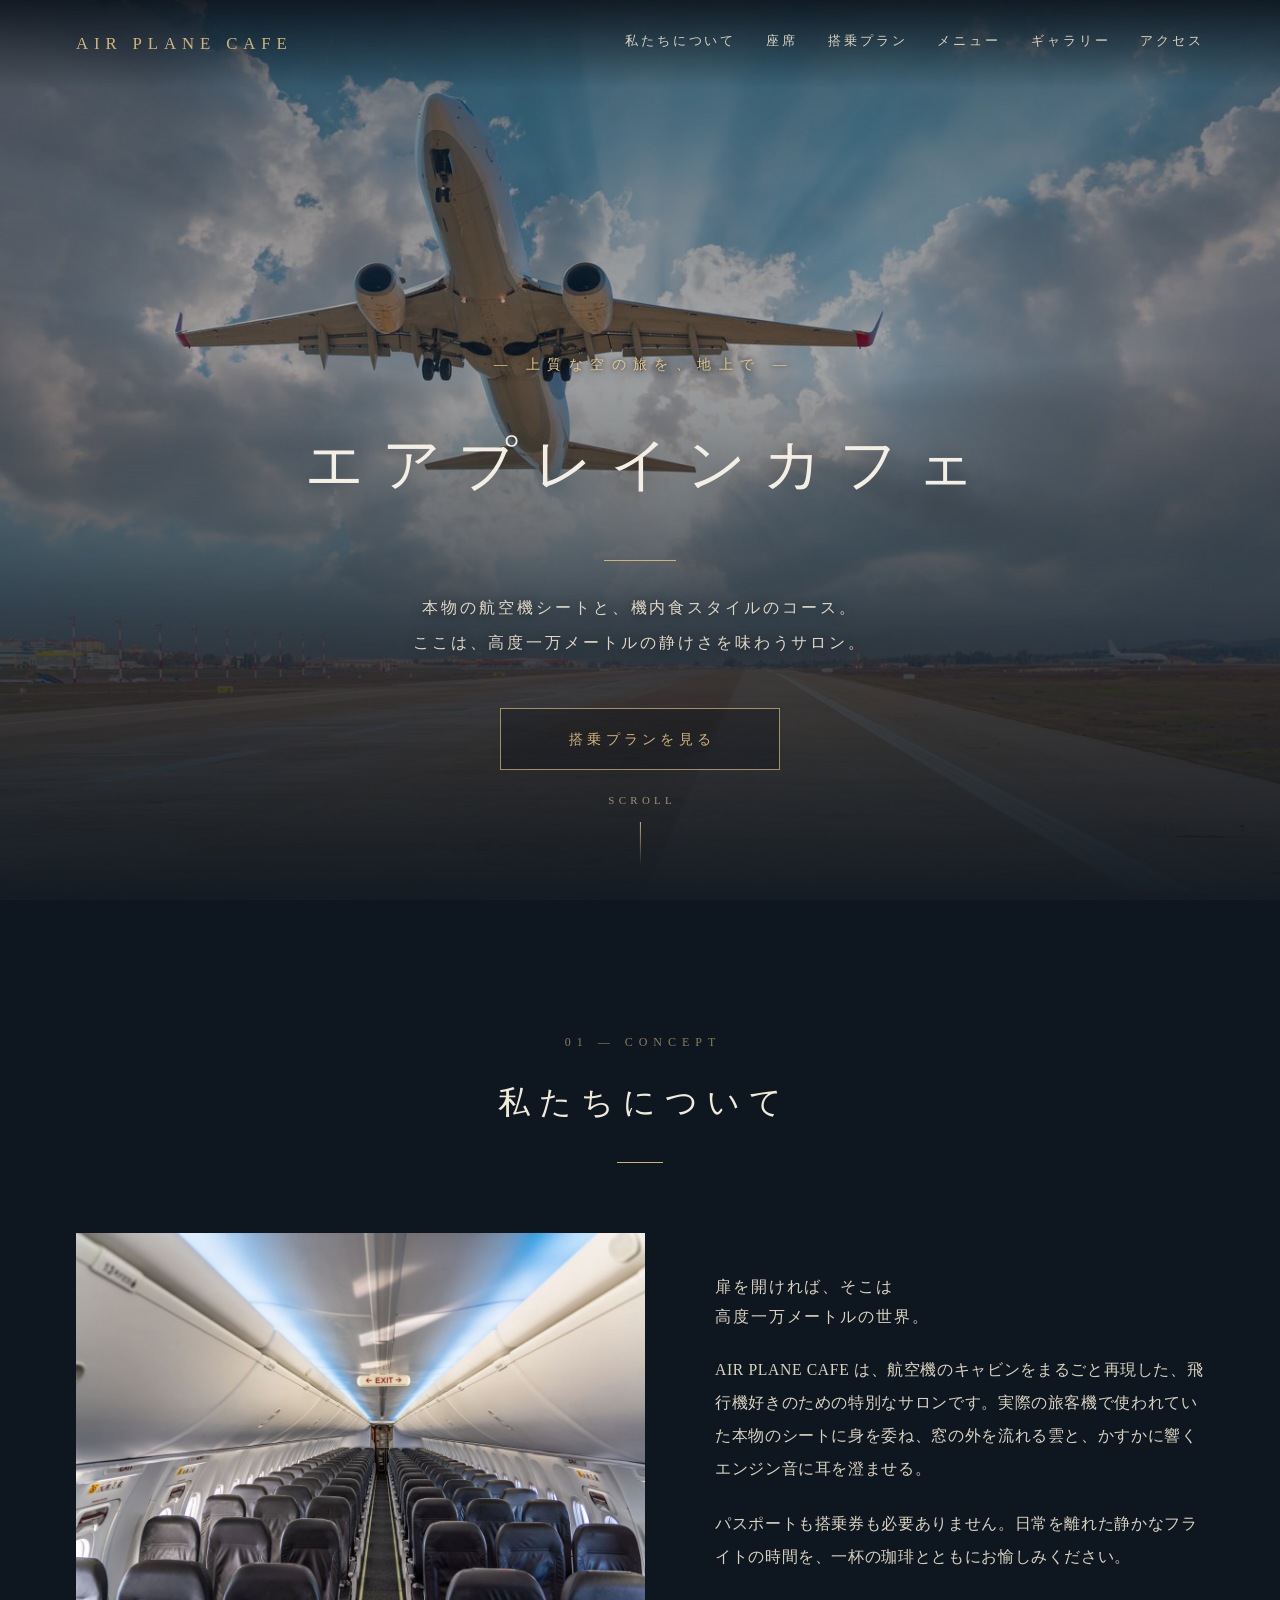
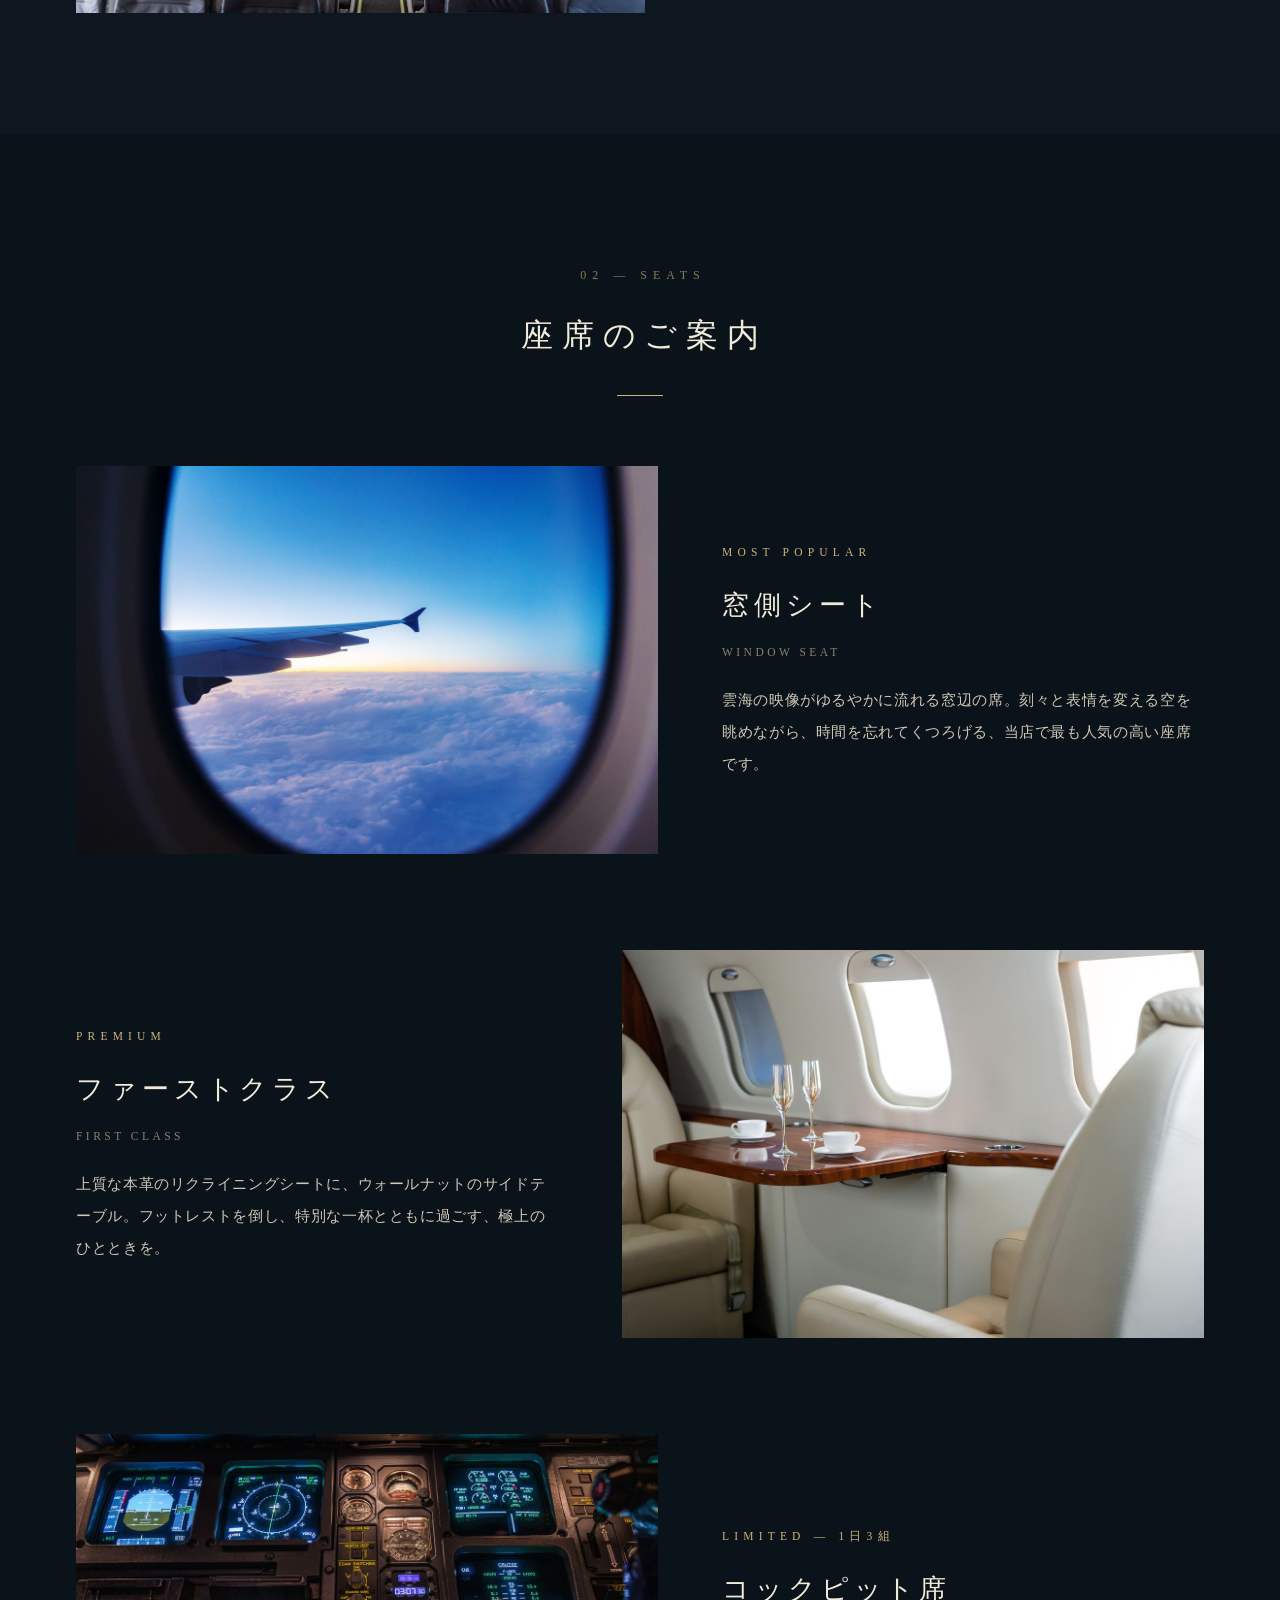
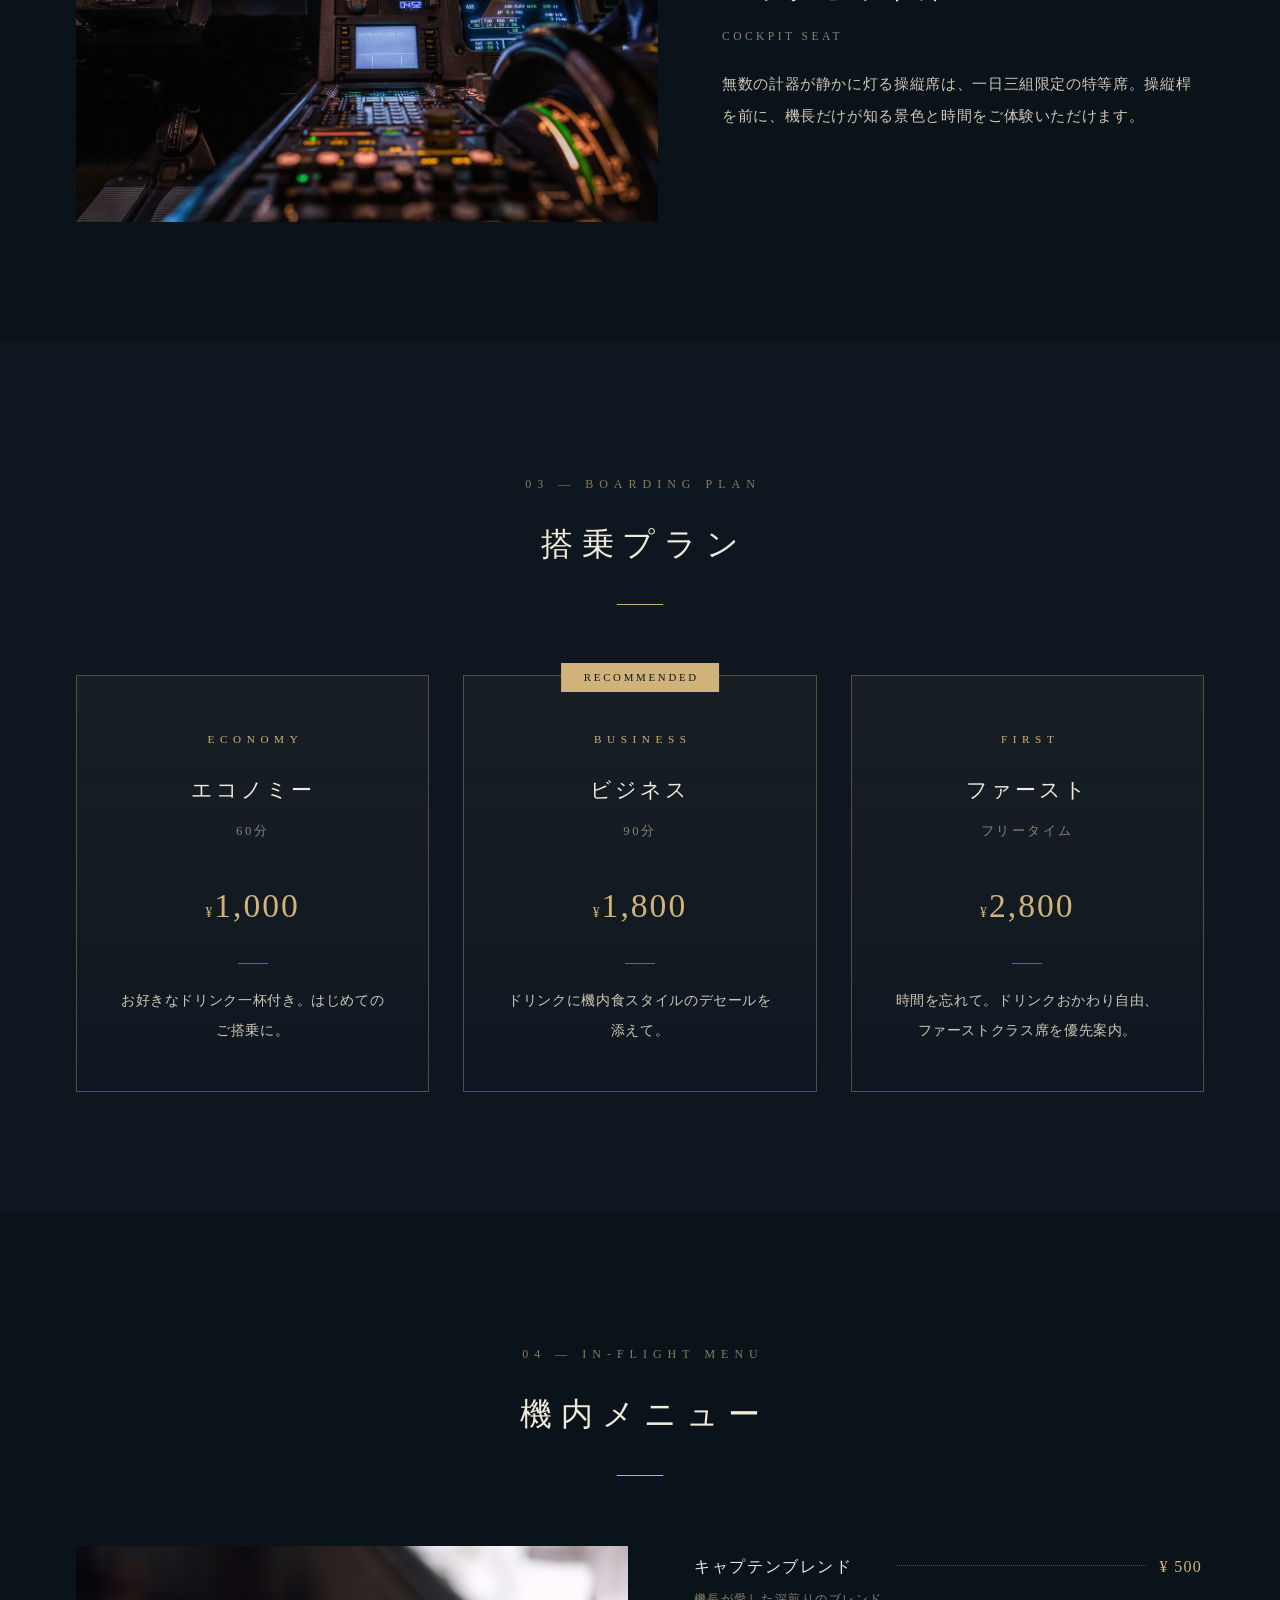
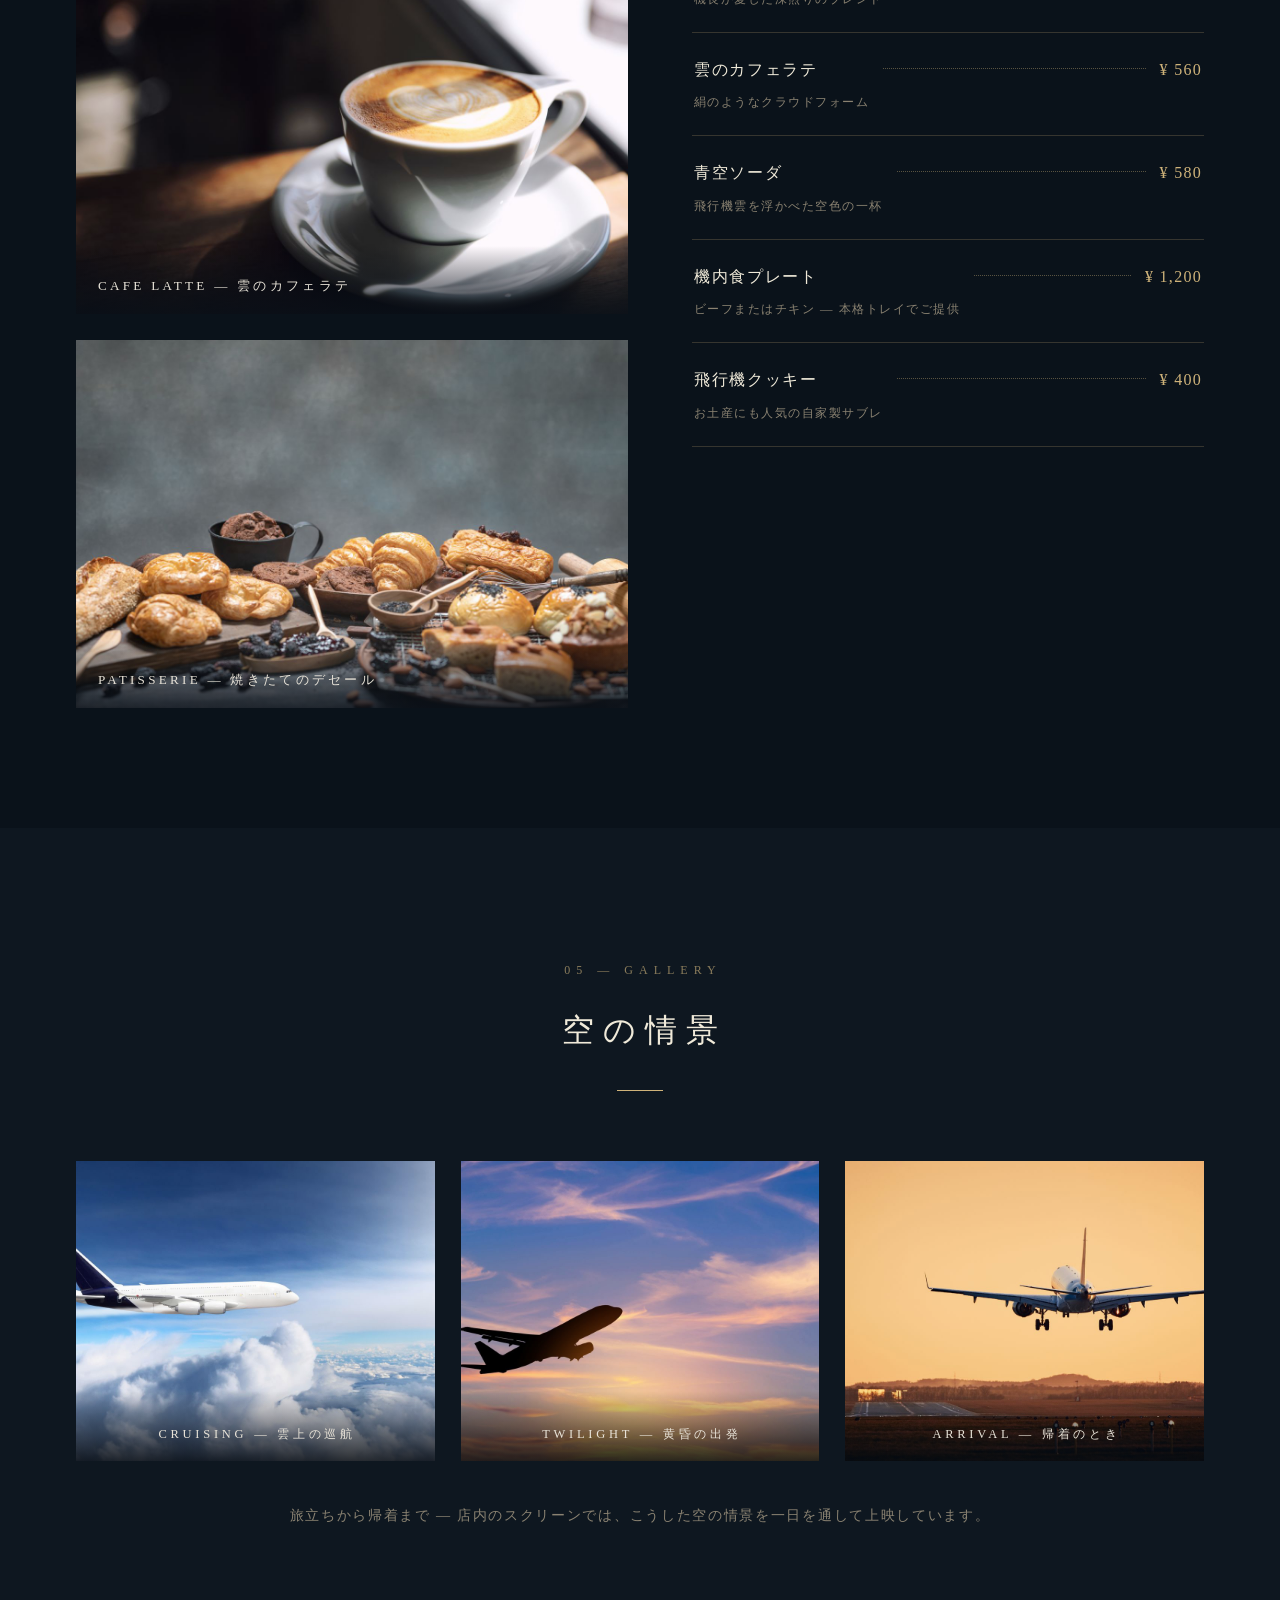
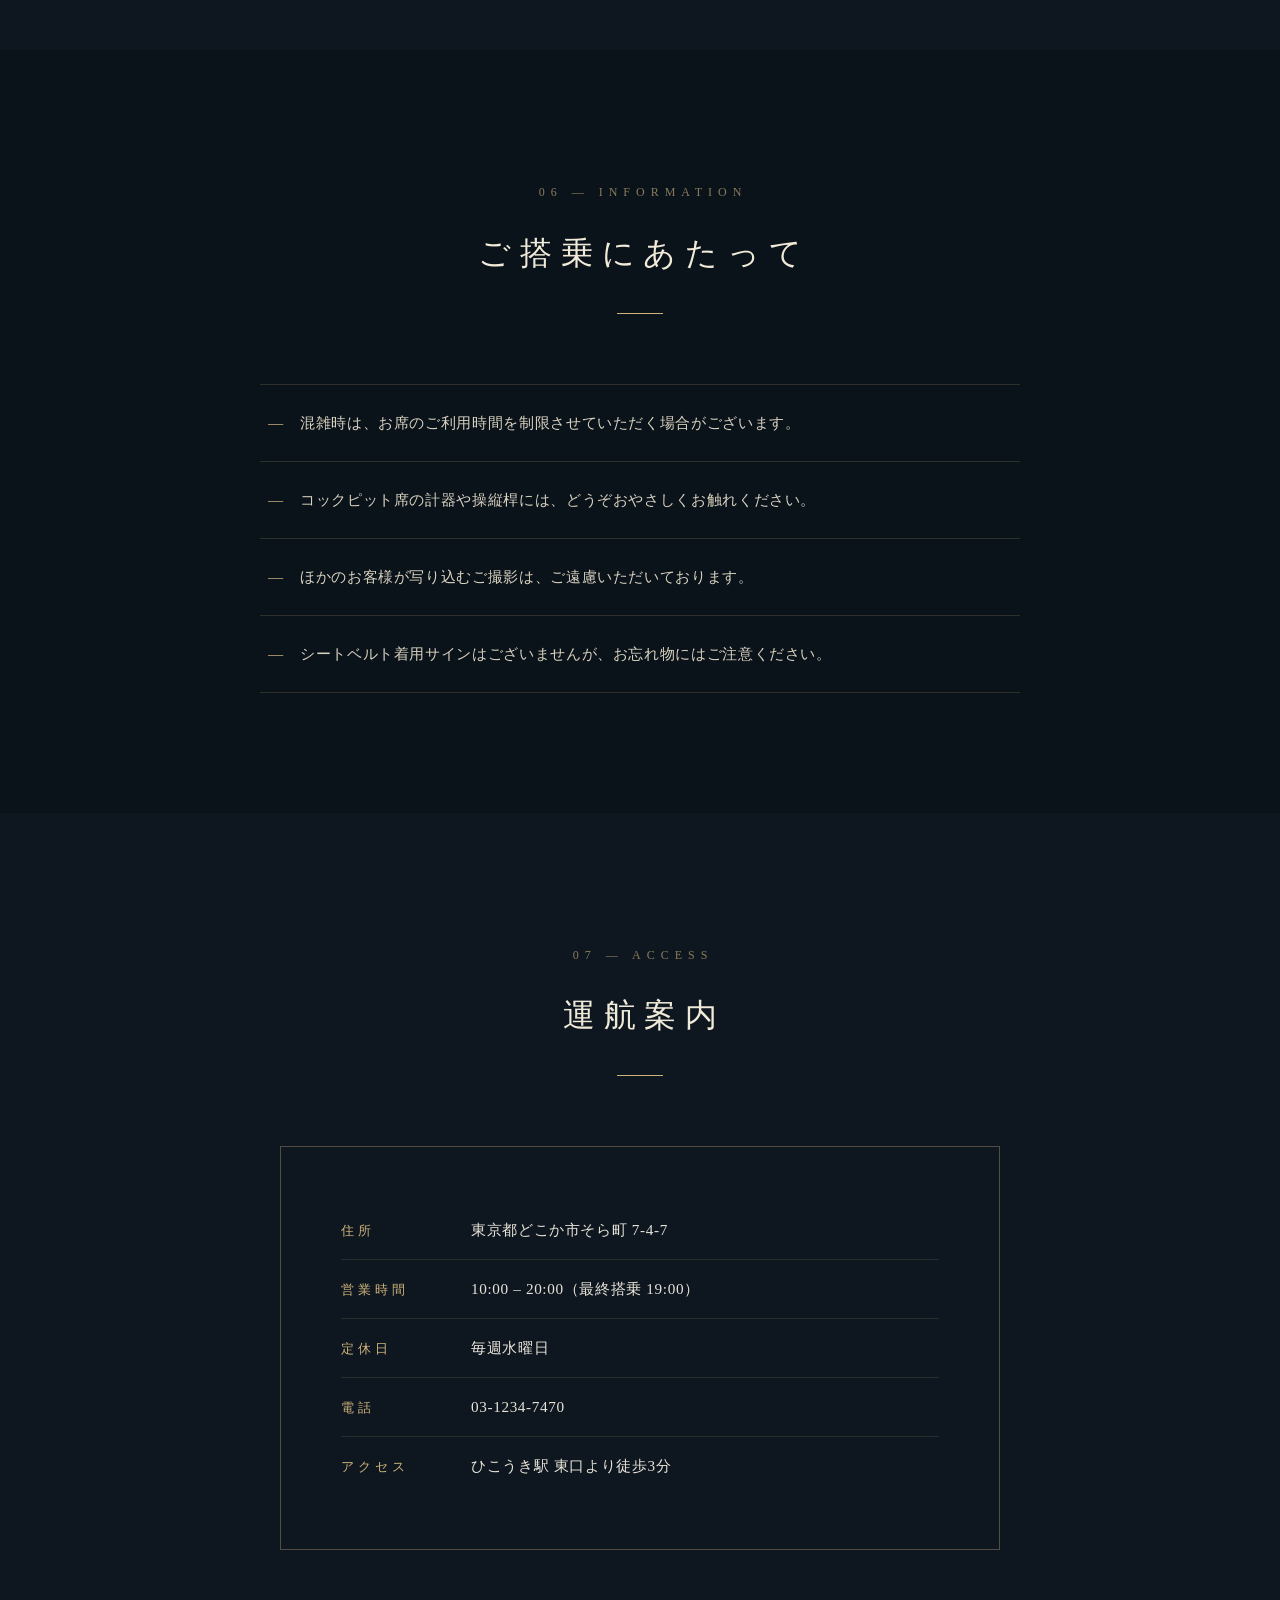
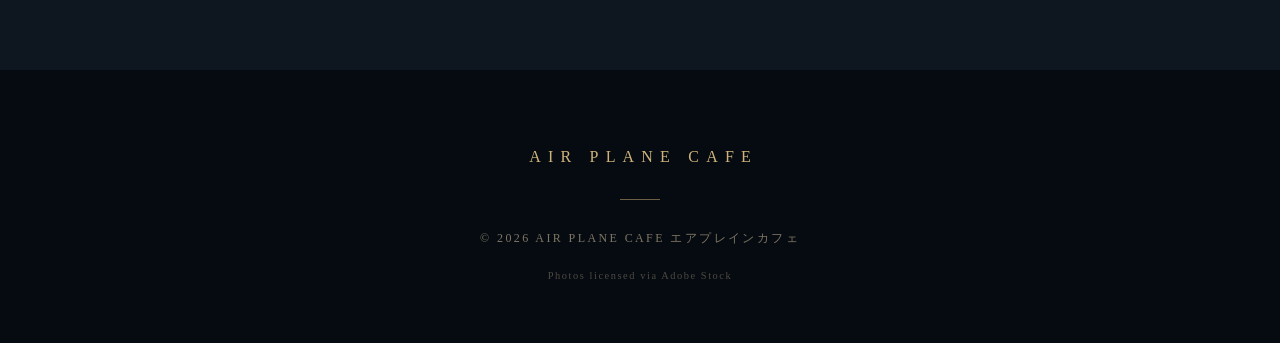
<file: index.html>
<!DOCTYPE html>
<html lang="ja">
<head>
  <meta charset="UTF-8">
  <meta name="viewport" content="width=device-width, initial-scale=1.0">
  <title>AIR PLANE CAFE エアプレインカフェ — 上質な空の旅を、地上で</title>
  <meta name="description" content="空と飛行機をテーマにしたカフェ「AIR PLANE CAFE」の公式サイト。本物の航空機シートと機内食スタイルのコースで、上質な空の旅のひとときをお届けします。">
  <style>
    * { margin: 0; padding: 0; box-sizing: border-box; }
    html { scroll-behavior: smooth; font-size: 16px; }
    body {
      font-family: "Hiragino Mincho ProN", "Yu Mincho", "YuMincho", "Noto Serif JP", serif;
      color: #e8e3d8;
      background: #0e1720;
      line-height: 2.1;
      letter-spacing: 0.04em;
    }
    img { max-width: 100%; display: block; }
    .wrap { max-width: 1200px; margin: 0 auto; padding: 0 36px; }

    /* ─── ナビゲーション ─── */
    nav {
      position: fixed; top: 0; left: 0; right: 0; z-index: 20;
      background: linear-gradient(180deg, rgba(10, 16, 24, 0.85), rgba(10, 16, 24, 0));
      transition: background 0.3s;
    }
    nav .inner {
      max-width: 1200px; margin: 0 auto; padding: 26px 36px;
      display: flex; align-items: center; gap: 30px; flex-wrap: wrap;
    }
    nav .brand {
      color: #cfb37a; font-size: 1.05rem; letter-spacing: 0.35em;
      margin-right: auto; white-space: nowrap;
    }
    nav a {
      color: #d9d2c0; text-decoration: none; font-size: 0.82rem;
      letter-spacing: 0.22em; padding-bottom: 4px;
      border-bottom: 1px solid transparent; transition: color 0.25s, border-color 0.25s;
    }
    nav a:hover { color: #cfb37a; border-bottom-color: #cfb37a; }

    /* ─── ヒーロー ─── */
    .hero { position: relative; height: 100vh; min-height: 620px; max-height: 1000px; overflow: hidden; }
    .hero .bg {
      position: absolute; inset: 0; width: 100%; height: 100%;
      object-fit: cover; filter: brightness(0.72) saturate(0.9);
    }
    .hero .veil {
      position: absolute; inset: 0;
      background: linear-gradient(180deg, rgba(14, 23, 32, 0.35) 0%, rgba(14, 23, 32, 0.1) 40%, rgba(14, 23, 32, 0.65) 72%, rgba(14, 23, 32, 0.96) 100%);
    }
    .hero .content {
      position: absolute; inset: 0;
      display: flex; flex-direction: column; justify-content: flex-end; align-items: center;
      text-align: center; padding: 0 24px 130px;
    }
    .hero .kicker {
      color: #e2c98f; font-size: 0.85rem; letter-spacing: 0.55em;
      text-indent: 0.55em; margin-bottom: 26px;
      text-shadow: 0 2px 14px rgba(0, 0, 0, 0.9), 0 0 4px rgba(0, 0, 0, 0.6);
    }
    .hero h1 {
      font-size: 3.6rem; font-weight: 500; letter-spacing: 0.3em; text-indent: 0.3em;
      color: #f4efe4; text-shadow: 0 4px 30px rgba(0, 0, 0, 0.55);
    }
    .hero .divider {
      width: 72px; height: 1px; background: #cfb37a; margin: 34px auto 30px;
    }
    .hero p {
      font-size: 1.02rem; letter-spacing: 0.18em; color: #ded7c6;
      text-shadow: 0 2px 12px rgba(0, 0, 0, 0.6);
    }
    .hero .cta {
      display: inline-block; margin-top: 48px; padding: 15px 64px;
      color: #cfb37a; text-decoration: none; font-size: 0.9rem; letter-spacing: 0.3em; text-indent: 0.3em;
      border: 1px solid rgba(207, 179, 122, 0.75); background: rgba(10, 16, 24, 0.35);
      transition: background 0.3s, color 0.3s;
    }
    .hero .cta:hover { background: #cfb37a; color: #10151c; }
    .hero .scroll {
      position: absolute; bottom: 34px; left: 50%; transform: translateX(-50%);
      color: #9b937f; font-size: 0.68rem; letter-spacing: 0.4em; text-indent: 0.4em;
    }
    .hero .scroll::after {
      content: ""; display: block; width: 1px; height: 44px;
      background: linear-gradient(180deg, #cfb37a, transparent);
      margin: 10px auto 0;
    }

    /* ─── セクション共通 ─── */
    section { padding: 130px 0 120px; }
    .sec-head { text-align: center; margin-bottom: 70px; }
    .sec-head .num {
      color: #8a7c5b; font-size: 0.75rem; letter-spacing: 0.5em; text-indent: 0.5em;
      display: block; margin-bottom: 14px;
    }
    .sec-head h2 {
      font-size: 2rem; font-weight: 500; color: #f0ead9;
      letter-spacing: 0.28em; text-indent: 0.28em;
    }
    .sec-head .rule {
      width: 46px; height: 1px; background: #cfb37a; margin: 26px auto 0;
    }

    /* ─── About ─── */
    #about { background: #0e1720; }
    .about-grid { display: flex; align-items: center; gap: 70px; flex-wrap: wrap; }
    .about-grid .pic { flex: 1 1 460px; position: relative; }
    .about-grid .pic img { filter: saturate(0.92); }
    .about-grid .pic::after {
      content: ""; position: absolute; top: 18px; left: 18px; right: -18px; bottom: -18px;
      border: 1px solid rgba(207, 179, 122, 0.4); z-index: -1;
    }
    .about-grid .txt { flex: 1 1 380px; }
    .about-grid .txt p { margin-bottom: 1.4em; color: #d9d2c0; font-size: 0.98rem; }
    .about-grid .txt p:last-child { margin-bottom: 0; }
    .about-grid .lead {
      font-size: 1.45rem; color: #f0ead9; letter-spacing: 0.12em;
      line-height: 1.9; margin-bottom: 1.2em;
    }

    /* ─── 座席 ─── */
    #seats { background: #0a121a; }
    .seat-row {
      display: flex; align-items: center; gap: 64px;
      margin-bottom: 96px; flex-wrap: wrap;
    }
    .seat-row:last-child { margin-bottom: 0; }
    .seat-row.rev { flex-direction: row-reverse; }
    .seat-row .pic { flex: 1 1 460px; overflow: hidden; }
    .seat-row .pic img {
      filter: saturate(0.92);
      transition: transform 0.8s ease;
    }
    .seat-row .pic:hover img { transform: scale(1.045); }
    .seat-row .txt { flex: 1 1 360px; }
    .seat-row .label {
      color: #cfb37a; font-size: 0.72rem; letter-spacing: 0.45em;
      display: block; margin-bottom: 12px;
    }
    .seat-row h3 {
      font-size: 1.7rem; font-weight: 500; color: #f0ead9;
      letter-spacing: 0.18em; margin-bottom: 20px;
    }
    .seat-row h3 small { display: block; font-size: 0.72rem; color: #8a8271; letter-spacing: 0.3em; margin-top: 6px; }
    .seat-row p { color: #cfc8b6; font-size: 0.95rem; }

    /* ─── 搭乗プラン ─── */
    #plans { background: #0e1720; }
    .plans { display: grid; grid-template-columns: repeat(auto-fit, minmax(290px, 1fr)); gap: 34px; }
    .plan {
      border: 1px solid rgba(207, 179, 122, 0.35);
      padding: 52px 40px 46px; text-align: center;
      background: linear-gradient(180deg, rgba(207, 179, 122, 0.05), rgba(207, 179, 122, 0));
      transition: border-color 0.3s, transform 0.3s;
      position: relative;
    }
    .plan:hover { border-color: #cfb37a; transform: translateY(-6px); }
    .plan .cls { color: #cfb37a; font-size: 0.7rem; letter-spacing: 0.5em; text-indent: 0.5em; }
    .plan h3 {
      font-size: 1.3rem; font-weight: 500; color: #f0ead9;
      letter-spacing: 0.14em; margin: 16px 0 6px;
    }
    .plan .time { color: #8a8271; font-size: 0.8rem; letter-spacing: 0.2em; }
    .plan .price {
      font-size: 2.1rem; color: #cfb37a; margin: 26px 0 22px; letter-spacing: 0.06em;
    }
    .plan .price small { font-size: 0.85rem; letter-spacing: 0.15em; }
    .plan .rule { width: 30px; height: 1px; background: rgba(207, 179, 122, 0.5); margin: 0 auto 22px; }
    .plan p { color: #cfc8b6; font-size: 0.88rem; }
    .plan .best {
      position: absolute; top: -13px; left: 50%; transform: translateX(-50%);
      background: #cfb37a; color: #10151c; font-size: 0.68rem;
      letter-spacing: 0.25em; text-indent: 0.25em; padding: 3px 20px; white-space: nowrap;
    }

    /* ─── メニュー ─── */
    #menu { background: #0a121a; }
    .menu-grid { display: flex; gap: 64px; flex-wrap: wrap; align-items: flex-start; }
    .menu-grid .pics { flex: 1 1 420px; display: grid; gap: 26px; }
    .menu-grid .pics figure { position: relative; overflow: hidden; }
    .menu-grid .pics img { filter: saturate(0.92); transition: transform 0.8s ease; }
    .menu-grid .pics figure:hover img { transform: scale(1.045); }
    .menu-grid .pics figcaption {
      position: absolute; left: 0; bottom: 0; right: 0;
      padding: 26px 22px 14px;
      background: linear-gradient(180deg, transparent, rgba(10, 16, 24, 0.85));
      color: #e8e3d8; font-size: 0.82rem; letter-spacing: 0.25em;
    }
    .menu-grid .list { flex: 1 1 380px; }
    .menu-item {
      display: flex; justify-content: space-between; align-items: baseline;
      padding: 20px 2px; border-bottom: 1px solid rgba(207, 179, 122, 0.22);
    }
    .menu-item:first-child { padding-top: 4px; }
    .menu-item .name { color: #f0ead9; font-size: 1.02rem; letter-spacing: 0.1em; }
    .menu-item .desc { display: block; color: #8a8271; font-size: 0.78rem; letter-spacing: 0.12em; margin-top: 2px; }
    .menu-item .dots {
      flex: 1; margin: 0 14px;
      border-bottom: 1px dotted rgba(207, 179, 122, 0.4);
      transform: translateY(-6px);
    }
    .menu-item .price { color: #cfb37a; white-space: nowrap; letter-spacing: 0.08em; }

    /* ─── ギャラリー ─── */
    #gallery { background: #0e1720; }
    .gallery { display: grid; grid-template-columns: repeat(auto-fit, minmax(300px, 1fr)); gap: 26px; }
    .gallery figure { position: relative; overflow: hidden; }
    .gallery img {
      width: 100%; height: 300px; object-fit: cover;
      filter: saturate(0.92); transition: transform 0.8s ease;
    }
    .gallery figure:hover img { transform: scale(1.05); }
    .gallery figcaption {
      position: absolute; left: 0; right: 0; bottom: 0;
      padding: 30px 20px 14px; text-align: center;
      background: linear-gradient(180deg, transparent, rgba(6, 11, 17, 0.85));
      color: #e8e3d8; font-size: 0.78rem; letter-spacing: 0.3em; text-indent: 0.3em;
    }
    .gallery-note {
      text-align: center; color: #8a8271; font-size: 0.88rem;
      letter-spacing: 0.12em; margin-top: 40px;
    }

    /* ─── ご案内 ─── */
    #guide { background: #0a121a; }
    .rules { max-width: 760px; margin: 0 auto; list-style: none; }
    .rules li {
      padding: 22px 10px 22px 40px; position: relative;
      border-bottom: 1px solid rgba(207, 179, 122, 0.18);
      color: #d9d2c0; font-size: 0.95rem;
    }
    .rules li:first-child { border-top: 1px solid rgba(207, 179, 122, 0.18); }
    .rules li::before {
      content: "—"; position: absolute; left: 8px; color: #cfb37a;
    }

    /* ─── アクセス ─── */
    #access { background: #0e1720; }
    .info {
      max-width: 720px; margin: 0 auto; list-style: none;
      border: 1px solid rgba(207, 179, 122, 0.35); padding: 54px 60px;
    }
    .info li {
      display: flex; padding: 13px 0;
      border-bottom: 1px solid rgba(207, 179, 122, 0.14);
      font-size: 0.95rem;
    }
    .info li:last-child { border-bottom: none; }
    .info .label {
      width: 130px; flex-shrink: 0; color: #cfb37a;
      letter-spacing: 0.3em; font-size: 0.82rem; padding-top: 3px;
    }
    .info .val { color: #e8e3d8; }

    /* ─── フッター ─── */
    footer {
      background: #060b11; text-align: center; padding: 70px 20px 56px;
    }
    footer .f-brand {
      color: #cfb37a; letter-spacing: 0.45em; text-indent: 0.45em; font-size: 1rem;
    }
    footer .f-rule { width: 40px; height: 1px; background: rgba(207, 179, 122, 0.5); margin: 26px auto; }
    footer .copy { color: #7d7663; font-size: 0.75rem; letter-spacing: 0.2em; }
    footer .credit { color: #4d4a41; font-size: 0.65rem; letter-spacing: 0.15em; margin-top: 14px; }

    @media (max-width: 640px) {
      html { font-size: 14.5px; }
      nav .inner { padding: 18px 22px; gap: 16px; }
      .hero h1 { font-size: 2.2rem; letter-spacing: 0.18em; text-indent: 0.18em; }
      section { padding: 84px 0 78px; }
      .seat-row { gap: 30px; margin-bottom: 64px; }
      .info { padding: 34px 26px; }
      .info .label { width: 96px; }
    }
  </style>
</head>
<body>

  <nav>
    <div class="inner">
      <span class="brand">AIR PLANE CAFE</span>
      <a href="#about">私たちについて</a>
      <a href="#seats">座席</a>
      <a href="#plans">搭乗プラン</a>
      <a href="#menu">メニュー</a>
      <a href="#gallery">ギャラリー</a>
      <a href="#access">アクセス</a>
    </div>
  </nav>

  <header class="hero">
    <img class="bg" src="images/hero-takeoff.jpg" alt="空へ離陸する飛行機">
    <div class="veil"></div>
    <div class="content">
      <div class="kicker">— 上質な空の旅を、地上で —</div>
      <h1>エアプレインカフェ</h1>
      <div class="divider"></div>
      <p>本物の航空機シートと、機内食スタイルのコース。<br>ここは、高度一万メートルの静けさを味わうサロン。</p>
      <a class="cta" href="#plans">搭乗プランを見る</a>
    </div>
    <div class="scroll">SCROLL</div>
  </header>

  <section id="about">
    <div class="wrap">
      <div class="sec-head">
        <span class="num">01 — CONCEPT</span>
        <h2>私たちについて</h2>
        <div class="rule"></div>
      </div>
      <div class="about-grid">
        <div class="pic"><img src="images/cabin.jpg" alt="航空機のキャビンを再現した店内"></div>
        <div class="txt">
          <p class="lead">扉を開ければ、そこは<br>高度一万メートルの世界。</p>
          <p>AIR PLANE CAFE は、航空機のキャビンをまるごと再現した、飛行機好きのための特別なサロンです。実際の旅客機で使われていた本物のシートに身を委ね、窓の外を流れる雲と、かすかに響くエンジン音に耳を澄ませる。</p>
          <p>パスポートも搭乗券も必要ありません。日常を離れた静かなフライトの時間を、一杯の珈琲とともにお愉しみください。</p>
        </div>
      </div>
    </div>
  </section>

  <section id="seats">
    <div class="wrap">
      <div class="sec-head">
        <span class="num">02 — SEATS</span>
        <h2>座席のご案内</h2>
        <div class="rule"></div>
      </div>

      <div class="seat-row">
        <div class="pic"><img src="images/window-view.jpg" alt="窓の外に広がる雲海と翼"></div>
        <div class="txt">
          <span class="label">MOST POPULAR</span>
          <h3>窓側シート<small>WINDOW SEAT</small></h3>
          <p>雲海の映像がゆるやかに流れる窓辺の席。刻々と表情を変える空を眺めながら、時間を忘れてくつろげる、当店で最も人気の高い座席です。</p>
        </div>
      </div>

      <div class="seat-row rev">
        <div class="pic"><img src="images/first-class.jpg" alt="ファーストクラスの本革シート"></div>
        <div class="txt">
          <span class="label">PREMIUM</span>
          <h3>ファーストクラス<small>FIRST CLASS</small></h3>
          <p>上質な本革のリクライニングシートに、ウォールナットのサイドテーブル。フットレストを倒し、特別な一杯とともに過ごす、極上のひとときを。</p>
        </div>
      </div>

      <div class="seat-row">
        <div class="pic"><img src="images/cockpit.jpg" alt="計器が灯るコックピット"></div>
        <div class="txt">
          <span class="label">LIMITED — 1日3組</span>
          <h3>コックピット席<small>COCKPIT SEAT</small></h3>
          <p>無数の計器が静かに灯る操縦席は、一日三組限定の特等席。操縦桿を前に、機長だけが知る景色と時間をご体験いただけます。</p>
        </div>
      </div>
    </div>
  </section>

  <section id="plans">
    <div class="wrap">
      <div class="sec-head">
        <span class="num">03 — BOARDING PLAN</span>
        <h2>搭乗プラン</h2>
        <div class="rule"></div>
      </div>
      <div class="plans">
        <div class="plan">
          <div class="cls">ECONOMY</div>
          <h3>エコノミー</h3>
          <div class="time">60分</div>
          <div class="price"><small>¥</small>1,000</div>
          <div class="rule"></div>
          <p>お好きなドリンク一杯付き。はじめてのご搭乗に。</p>
        </div>
        <div class="plan">
          <div class="best">RECOMMENDED</div>
          <div class="cls">BUSINESS</div>
          <h3>ビジネス</h3>
          <div class="time">90分</div>
          <div class="price"><small>¥</small>1,800</div>
          <div class="rule"></div>
          <p>ドリンクに機内食スタイルのデセールを添えて。</p>
        </div>
        <div class="plan">
          <div class="cls">FIRST</div>
          <h3>ファースト</h3>
          <div class="time">フリータイム</div>
          <div class="price"><small>¥</small>2,800</div>
          <div class="rule"></div>
          <p>時間を忘れて。ドリンクおかわり自由、ファーストクラス席を優先案内。</p>
        </div>
      </div>
    </div>
  </section>

  <section id="menu">
    <div class="wrap">
      <div class="sec-head">
        <span class="num">04 — IN-FLIGHT MENU</span>
        <h2>機内メニュー</h2>
        <div class="rule"></div>
      </div>
      <div class="menu-grid">
        <div class="pics">
          <figure>
            <img src="images/latte.jpg" alt="ラテアートのカフェラテ">
            <figcaption>CAFE LATTE — 雲のカフェラテ</figcaption>
          </figure>
          <figure>
            <img src="images/bakery.jpg" alt="焼き菓子の盛り合わせ">
            <figcaption>PATISSERIE — 焼きたてのデセール</figcaption>
          </figure>
        </div>
        <div class="list">
          <div class="menu-item">
            <span class="name">キャプテンブレンド<span class="desc">機長が愛した深煎りのブレンド</span></span>
            <span class="dots"></span><span class="price">¥ 500</span>
          </div>
          <div class="menu-item">
            <span class="name">雲のカフェラテ<span class="desc">絹のようなクラウドフォーム</span></span>
            <span class="dots"></span><span class="price">¥ 560</span>
          </div>
          <div class="menu-item">
            <span class="name">青空ソーダ<span class="desc">飛行機雲を浮かべた空色の一杯</span></span>
            <span class="dots"></span><span class="price">¥ 580</span>
          </div>
          <div class="menu-item">
            <span class="name">機内食プレート<span class="desc">ビーフまたはチキン — 本格トレイでご提供</span></span>
            <span class="dots"></span><span class="price">¥ 1,200</span>
          </div>
          <div class="menu-item">
            <span class="name">飛行機クッキー<span class="desc">お土産にも人気の自家製サブレ</span></span>
            <span class="dots"></span><span class="price">¥ 400</span>
          </div>
        </div>
      </div>
    </div>
  </section>

  <section id="gallery">
    <div class="wrap">
      <div class="sec-head">
        <span class="num">05 — GALLERY</span>
        <h2>空の情景</h2>
        <div class="rule"></div>
      </div>
      <div class="gallery">
        <figure>
          <img src="images/plane-a380.jpg" alt="雲の上を飛行する旅客機">
          <figcaption>CRUISING — 雲上の巡航</figcaption>
        </figure>
        <figure>
          <img src="images/plane-sunset.jpg" alt="夕暮れの空へ飛び立つ飛行機のシルエット">
          <figcaption>TWILIGHT — 黄昏の出発</figcaption>
        </figure>
        <figure>
          <img src="images/plane-landing.jpg" alt="夕陽の滑走路に着陸する飛行機">
          <figcaption>ARRIVAL — 帰着のとき</figcaption>
        </figure>
      </div>
      <p class="gallery-note">旅立ちから帰着まで — 店内のスクリーンでは、こうした空の情景を一日を通して上映しています。</p>
    </div>
  </section>

  <section id="guide">
    <div class="wrap">
      <div class="sec-head">
        <span class="num">06 — INFORMATION</span>
        <h2>ご搭乗にあたって</h2>
        <div class="rule"></div>
      </div>
      <ul class="rules">
        <li>混雑時は、お席のご利用時間を制限させていただく場合がございます。</li>
        <li>コックピット席の計器や操縦桿には、どうぞおやさしくお触れください。</li>
        <li>ほかのお客様が写り込むご撮影は、ご遠慮いただいております。</li>
        <li>シートベルト着用サインはございませんが、お忘れ物にはご注意ください。</li>
      </ul>
    </div>
  </section>

  <section id="access">
    <div class="wrap">
      <div class="sec-head">
        <span class="num">07 — ACCESS</span>
        <h2>運航案内</h2>
        <div class="rule"></div>
      </div>
      <ul class="info">
        <li><span class="label">住所</span><span class="val">東京都どこか市そら町 7-4-7</span></li>
        <li><span class="label">営業時間</span><span class="val">10:00 – 20:00（最終搭乗 19:00）</span></li>
        <li><span class="label">定休日</span><span class="val">毎週水曜日</span></li>
        <li><span class="label">電話</span><span class="val">03-1234-7470</span></li>
        <li><span class="label">アクセス</span><span class="val">ひこうき駅 東口より徒歩3分</span></li>
      </ul>
    </div>
  </section>

  <footer>
    <div class="f-brand">AIR PLANE CAFE</div>
    <div class="f-rule"></div>
    <div class="copy">© 2026 AIR PLANE CAFE エアプレインカフェ</div>
    <div class="credit">Photos licensed via Adobe Stock</div>
  </footer>

</body>
</html>
</file>
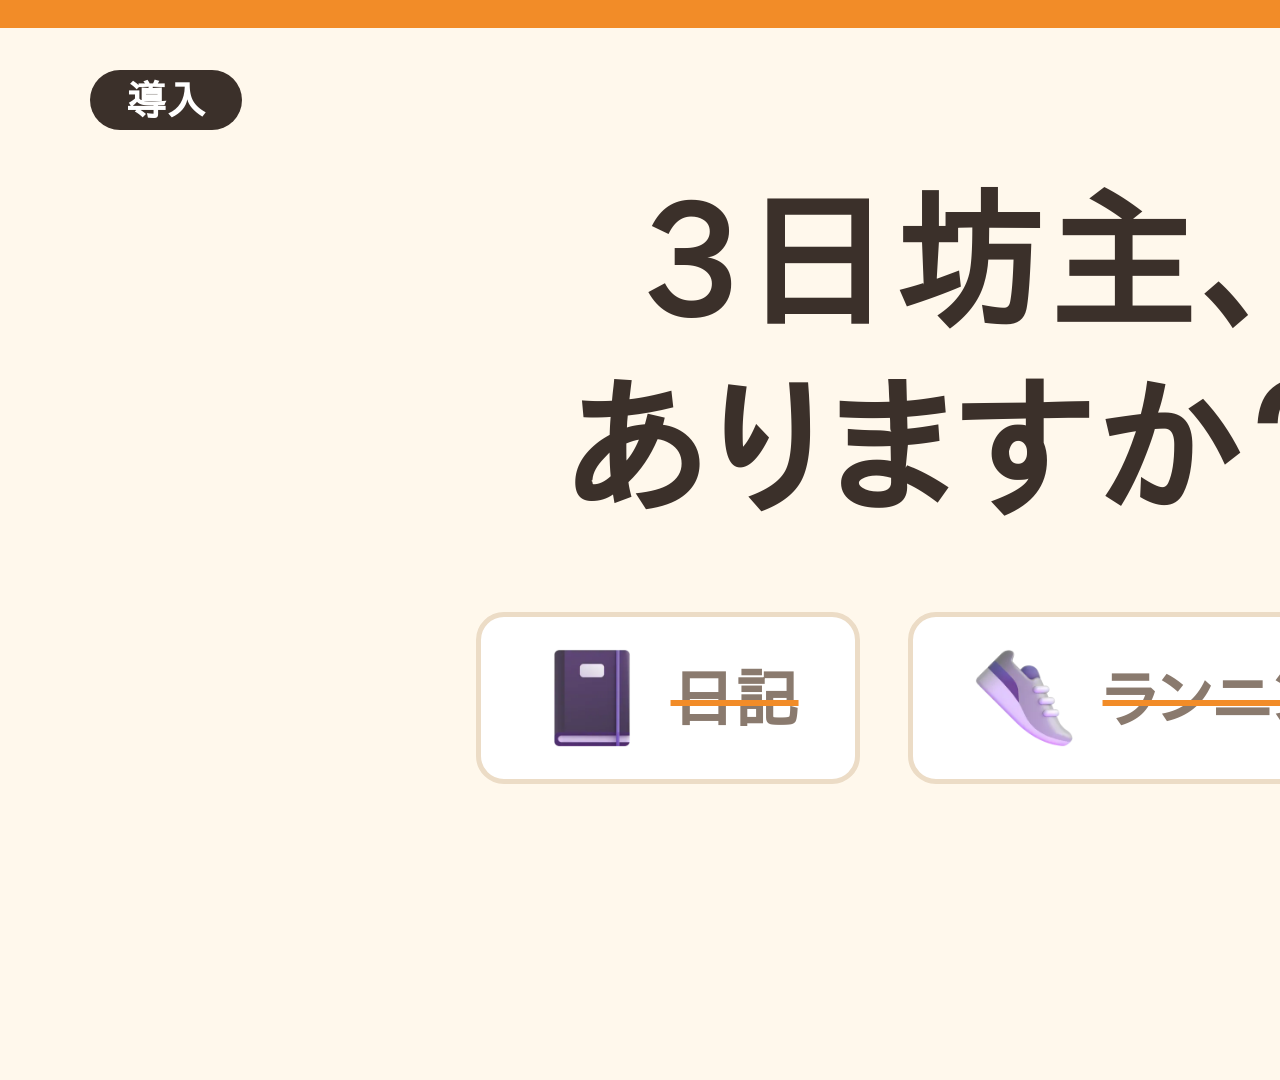
<file: video_slides/slides.html>
<!DOCTYPE html>
<html lang="ja">
<head>
<meta charset="UTF-8">
<title>3日坊主になるのはなぜ？ スライド</title>
<style>
  :root {
    --bg: #fff8ec;
    --ink: #3b302a;
    --sub: #8a7a6e;
    --accent: #f28c28;
    --metan: #c9558a;
    --zunda: #5aa84a;
    --line: #ecdcc6;
  }
  * { margin: 0; padding: 0; box-sizing: border-box; }
  html, body { width: 1920px; height: 1080px; overflow: hidden; }
  body {
    background: var(--bg);
    color: var(--ink);
    font-family: "IPAPGothic", "IPAGothic", "Hiragino Kaku Gothic ProN", "Yu Gothic", sans-serif;
  }
  .slide {
    display: none;
    position: relative;
    width: 1920px; height: 1080px;
    /* 下の240pxは字幕用にあけておく */
    padding: 110px 160px 240px;
    flex-direction: column; justify-content: center; align-items: center;
    text-align: center;
  }
  .slide.active { display: flex; }
  .slide::before {
    content: ""; position: absolute; left: 0; top: 0; right: 0; height: 28px;
    background: var(--accent);
  }
  .tag {
    position: absolute; top: 70px; left: 90px;
    font-size: 40px; font-weight: bold; color: #fff;
    background: var(--ink); border-radius: 999px; padding: 10px 36px;
  }
  .no { position: absolute; top: 76px; right: 96px; font-size: 40px; color: var(--sub); }
  .big { font-size: 150px; font-weight: bold; line-height: 1.25; letter-spacing: 0.02em; }
  .mid { font-size: 96px; font-weight: bold; line-height: 1.35; }
  .small { font-size: 56px; color: var(--sub); line-height: 1.5; }
  .accent { color: var(--accent); }
  .metan { color: var(--metan); }
  .zunda { color: var(--zunda); }
  .mt { margin-top: 56px; }

  /* 1 */
  .chips { display: flex; gap: 48px; margin-top: 70px; }
  .chip {
    font-size: 64px; font-weight: bold; background: #fff;
    border: 5px solid var(--line); border-radius: 28px; padding: 26px 56px;
  }
  .chip s { color: var(--sub); text-decoration-thickness: 6px; text-decoration-color: var(--accent); }

  /* 2 */
  .cross { display: inline-block; position: relative; color: var(--sub); }
  .cross::after {
    content: ""; position: absolute; left: -4%; right: -4%; top: 52%;
    height: 14px; background: var(--accent); transform: rotate(-4deg); border-radius: 7px;
  }

  /* 3 */
  .num { font-size: 300px; font-weight: bold; color: var(--accent); line-height: 1; }
  .num span { font-size: 130px; }
  .note { position: absolute; bottom: 260px; font-size: 36px; color: var(--sub); }

  /* 4 */
  .bar {
    position: relative; width: 1400px; height: 90px; margin-top: 90px;
    background: #fff; border: 5px solid var(--line); border-radius: 45px; overflow: hidden;
  }
  .bar .fill { position: absolute; left: 0; top: 0; bottom: 0; width: 4.5%; background: var(--accent); }
  .bar-labels { width: 1400px; display: flex; justify-content: space-between; margin-top: 22px; font-size: 52px; font-weight: bold; }
  .marker { color: var(--accent); }

  /* 5 */
  .pill {
    display: inline-block; font-size: 110px; font-weight: bold; color: #fff;
    background: var(--zunda); border-radius: 36px; padding: 24px 70px;
  }

  /* イラスト */
  .ill { display: block; object-fit: contain; }
  .row { display: flex; align-items: center; justify-content: center; gap: 40px; }
  .chip { display: flex; align-items: center; gap: 24px; }
  .chip img { width: 110px; height: 110px; }
  .walker {
    position: absolute; left: calc(4.5% - 75px); bottom: 100%;
    width: 150px; height: 150px; transform: scaleX(-1);
  }
  .bar-wrap { position: relative; width: 1400px; margin-top: 170px; }
  .bar-wrap .bar { margin-top: 0; }
</style>
</head>
<body>

<!-- 1 導入 -->
<section class="slide" data-n="1">
  <div class="tag">導入</div><div class="no">1 / 6</div>
  <div class="big">3日坊主、<br>ありますか？</div>
  <div class="chips">
    <div class="chip"><img src="images/notebook.webp" alt=""><s>日記</s></div>
    <div class="chip"><img src="images/shoe.webp" alt=""><s>ランニング</s></div>
  </div>
</section>

<!-- 2 疑問 -->
<section class="slide" data-n="2">
  <div class="tag">疑問</div><div class="no">2 / 6</div>
  <div class="mid"><span class="cross">意志が弱いから</span></div>
  <div class="row mt"><img class="ill" src="images/thinking.webp" alt="" style="width:240px;height:240px"><div class="big">じゃあ、<span class="accent">なぜ？</span></div></div>
</section>

<!-- 3 解決：66日 -->
<section class="slide" data-n="3">
  <div class="tag">解決</div><div class="no">3 / 6</div>
  <div class="mid">習慣になるまで 平均</div>
  <div class="row"><img class="ill" src="images/calendar.webp" alt="" style="width:240px;height:240px"><div class="num">66<span>日</span></div></div>
  <div class="mid mt" style="font-size:72px">人によって <span class="accent">18日〜254日</span></div>
  <div class="note">ロンドン大学の研究（参加者96人）より</div>
</section>

<!-- 4 解決：3日目はまだ途中 -->
<section class="slide" data-n="4">
  <div class="tag">解決</div><div class="no">4 / 6</div>
  <div class="big">3日目は、<br><span class="accent">まだ途中</span></div>
  <div class="bar-wrap"><img class="walker" src="images/walking.webp" alt=""><div class="bar"><div class="fill"></div></div></div>
  <div class="bar-labels"><span class="marker">▲ 3日目</span><span>66日</span></div>
</section>

<!-- 5 コツ -->
<section class="slide" data-n="5">
  <div class="tag">コツ</div><div class="no">5 / 6</div>
  <div class="mid">やめられないほど<br><span class="accent">小さく</span>する</div>
  <div class="row mt"><img class="ill" src="images/memo.webp" alt="" style="width:180px;height:180px"><span class="pill">1日1行・1分</span><img class="ill" src="images/hourglass.webp" alt="" style="width:180px;height:180px"></div>
</section>

<!-- 6 まとめ -->
<section class="slide" data-n="6">
  <div class="tag">まとめ</div><div class="no">6 / 6</div>
  <div class="mid">66日続けるつもりで</div>
  <div class="row mt"><img class="ill" src="images/seedling.webp" alt="" style="width:240px;height:240px"><div class="big">今日は<span class="accent">1分</span>だけ</div></div>
</section>

<script>
  var n = (location.hash || "#1").slice(1);
  var el = document.querySelector('.slide[data-n="' + n + '"]') || document.querySelector('.slide');
  el.classList.add('active');
</script>
</body>
</html>
</file>
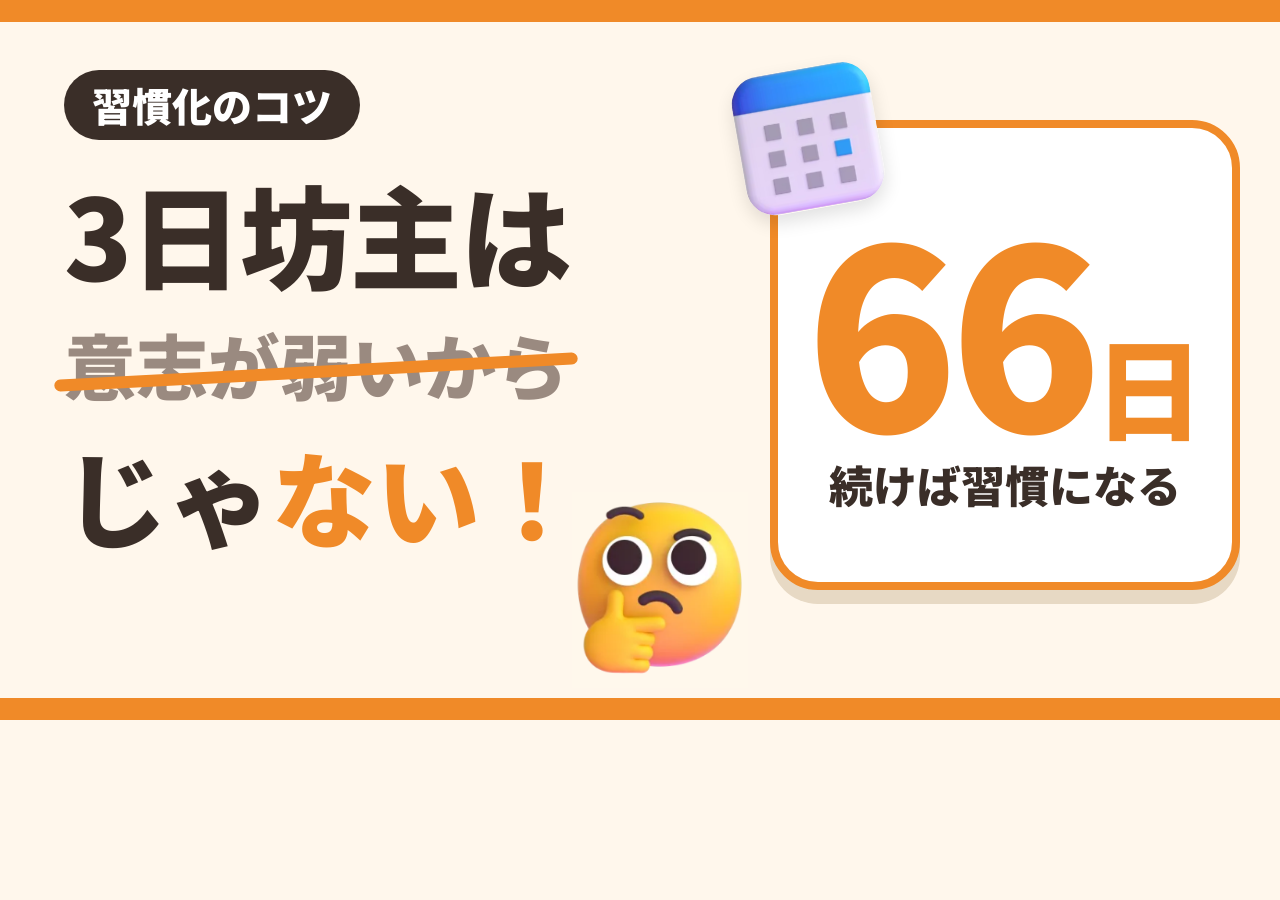
<file: narration/thumb/thumb.html>
<!doctype html>
<html><head><meta charset="utf-8"><style>
@font-face{font-family:N;src:url(noto900.ttf);font-weight:900}
@font-face{font-family:N;src:url(noto700.ttf);font-weight:700}
*{margin:0;padding:0;box-sizing:border-box}
html,body{width:1280px;height:720px;overflow:hidden}
body{background:#FFF7EC;font-family:N;color:#3A2E28;position:relative}
.band{position:absolute;left:0;top:0;width:100%;height:22px;background:#F08A28}
.band.b{top:auto;bottom:0}
.left{position:absolute;left:64px;top:70px;width:720px}
.tag{display:inline-block;background:#3A2E28;color:#fff;font-weight:900;font-size:40px;padding:6px 28px;border-radius:40px}
.q{font-weight:900;font-size:112px;line-height:1.12;margin-top:30px;letter-spacing:-2px}
.strike{position:relative;display:inline-block;color:#9A8A80;font-size:72px;font-weight:900;margin-top:16px}
.strike:after{content:"";position:absolute;left:-10px;right:-10px;top:52%;height:12px;background:#F08A28;border-radius:6px;transform:rotate(-3deg)}
.ans{margin-top:22px;font-weight:900;font-size:104px;line-height:1.1}
.ans em{font-style:normal;color:#F08A28}
.right{position:absolute;right:40px;top:120px;width:470px;height:470px;background:#fff;border:8px solid #F08A28;border-radius:48px;box-shadow:0 14px 0 #E7D9C4;text-align:center}
.right .cal{width:140px;position:absolute;left:-40px;top:-60px;border-radius:30px;transform:rotate(-10deg);box-shadow:0 8px 18px rgba(0,0,0,.12)}
.big{font-weight:900;color:#F08A28;font-size:250px;line-height:1;margin-top:70px;letter-spacing:-8px}
.big small{font-size:110px;letter-spacing:0}
.cap{font-weight:900;font-size:44px;margin-top:4px}
.think{position:absolute;left:572px;top:492px;width:176px}
</style></head><body>
<div class="band"></div><div class="band b"></div>
<div class="left">
  <div class="tag">習慣化のコツ</div>
  <div class="q">3日坊主は</div>
  <div class="strike">意志が弱いから</div>
  <div class="ans">じゃ<em>ない！</em></div>
</div>
<img class="think" src="think.png">
<div class="right">
  <img class="cal" src="cal.png">
  <div class="big">66<small>日</small></div>
  <div class="cap">続けば習慣になる</div>
</div>
</body></html>
</file>
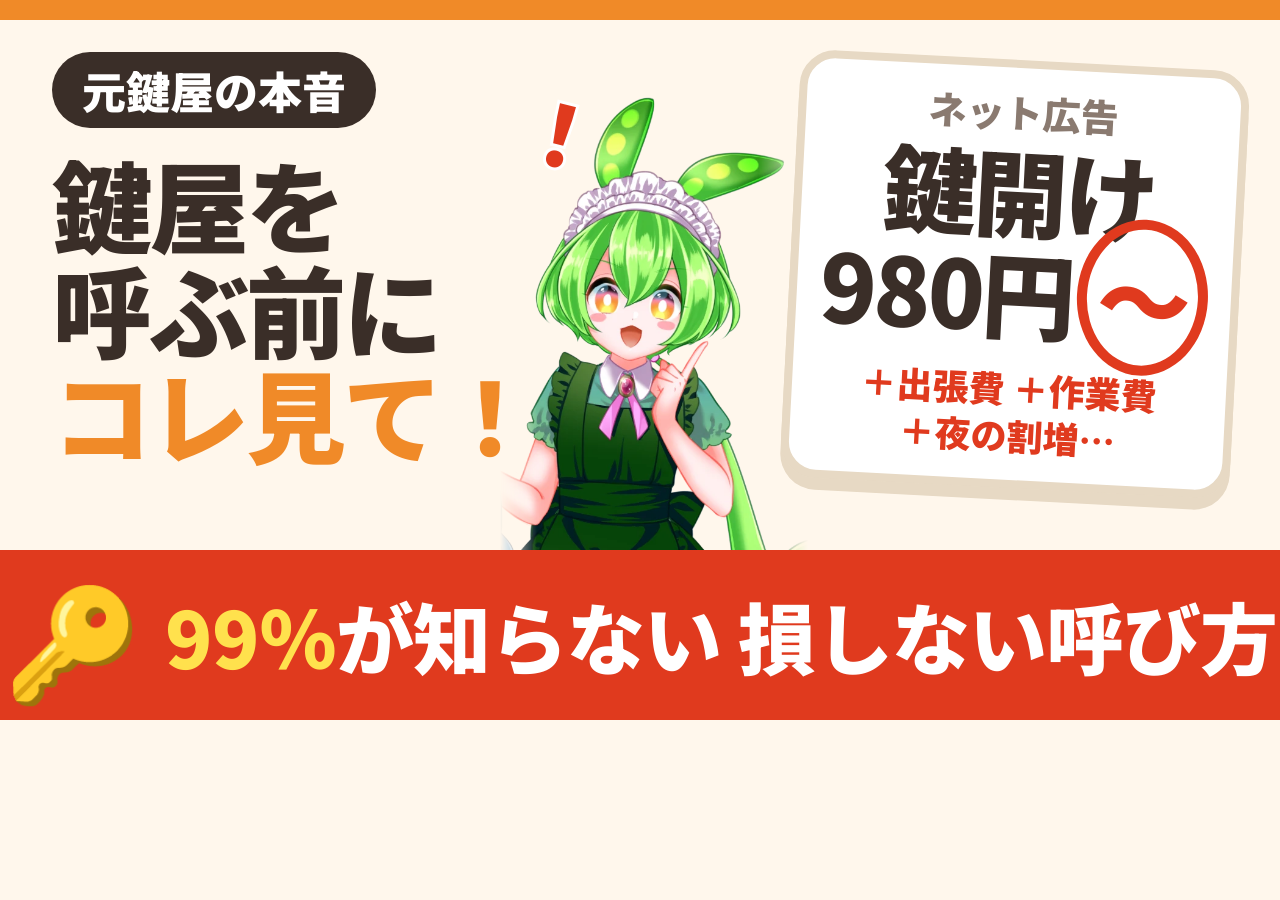
<file: kagiya/ep01/thumb/thumb.html>
<!doctype html><html><head><meta charset="utf-8"><style>
@font-face{font-family:N;src:url(../../../narration/thumb/noto900.ttf);font-weight:900}
*{margin:0;padding:0;box-sizing:border-box}
html,body{width:1280px;height:720px;overflow:hidden}
body{background:#FFF7EC;font-family:N,"Noto Color Emoji";font-weight:900;color:#3A2E28;position:relative}
.band{position:absolute;left:0;right:0;top:0;height:20px;background:#F08A28}
.tag{position:absolute;left:52px;top:52px;background:#3A2E28;color:#fff;font-size:44px;padding:6px 30px;border-radius:40px}
.l1{position:absolute;left:52px;top:150px;font-size:100px;line-height:1.05;letter-spacing:-3px}
.l1 em{font-style:normal;color:#F08A28}
.ad{position:absolute;right:40px;top:60px;width:450px;background:#fff;border:8px solid #E7D9C4;border-radius:36px;padding:16px 20px 22px;text-align:center;transform:rotate(3deg);box-shadow:0 12px 0 #E7D9C4}
.ad .s{font-size:38px;color:#8A7A70}
.ad .p{font-size:94px;line-height:1.08;letter-spacing:-3px;white-space:nowrap}
.ring{color:#E03A1E;border:10px solid #E03A1E;border-radius:50%;padding:0 10px;margin-left:4px}
.ad .x{margin-top:22px;font-size:36px;color:#E03A1E;line-height:1.3}
.bottom{position:absolute;left:0;right:0;bottom:0;height:170px;background:#E03A1E;color:#fff;display:flex;align-items:center;justify-content:center;gap:24px}
.bottom .k{font-size:110px}
.bottom .t{font-size:78px;letter-spacing:-1px}
.bottom .t b{color:#FFE14D}
.zun{position:absolute;left:500px;top:92px;height:470px;-webkit-mask-image:linear-gradient(to right,transparent 0%,#000 12%,#000 84%,transparent 100%)}
.ex{position:absolute;left:520px;top:70px;font-size:84px;color:#E03A1E;transform:rotate(14deg);-webkit-text-stroke:6px #fff;paint-order:stroke}
</style></head><body>
<div class="band"></div>
<div class="tag">元鍵屋の本音</div>
<div class="l1">鍵屋を<br>呼ぶ前に<br><em>コレ見て！</em></div>
<div class="ad"><div class="s">ネット広告</div><div class="p">鍵開け<br>980円<span class="ring">〜</span></div><div class="x">＋出張費 ＋作業費<br>＋夜の割増…</div></div>
<img class="zun" src="zundamon.png"><div class="ex">！</div>
<div class="bottom"><span class="k">🔑</span><span class="t"><b>99％</b>が知らない 損しない呼び方</span></div>
</body></html>
</file>
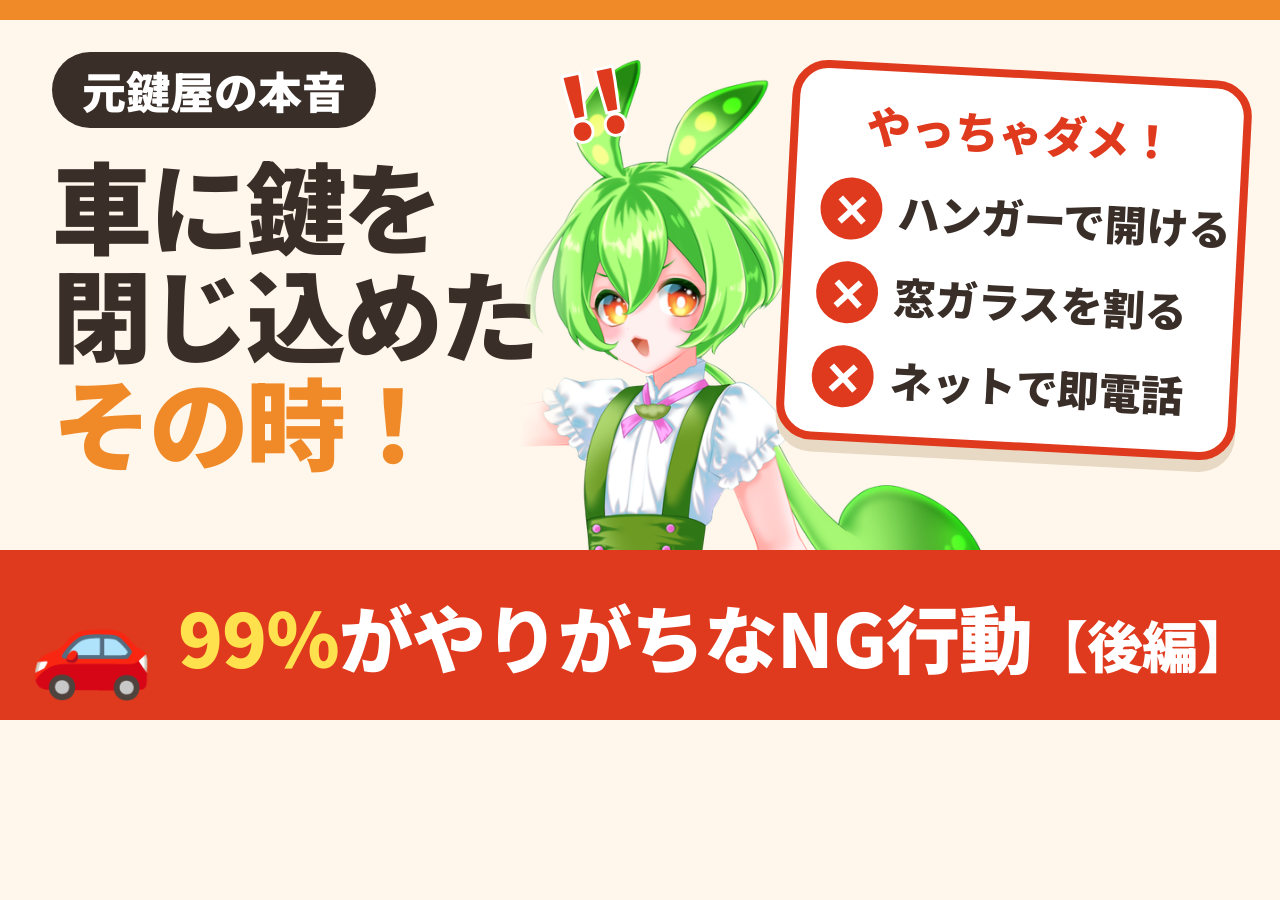
<file: kagiya/ep02/thumb/thumb.html>
<!doctype html><html><head><meta charset="utf-8"><style>
@font-face{font-family:N;src:url(../../../narration/thumb/noto900.ttf);font-weight:900}
*{margin:0;padding:0;box-sizing:border-box}
html,body{width:1280px;height:720px;overflow:hidden}
body{background:#FFF7EC;font-family:N,"Noto Color Emoji";font-weight:900;color:#3A2E28;position:relative}
.band{position:absolute;left:0;right:0;top:0;height:20px;background:#F08A28}
.tag{position:absolute;left:52px;top:52px;background:#3A2E28;color:#fff;font-size:44px;padding:6px 30px;border-radius:40px}
.l1{position:absolute;left:52px;top:150px;font-size:100px;line-height:1.08;letter-spacing:-3px}
.l1 em{font-style:normal;color:#F08A28}
.ng{position:absolute;right:36px;top:70px;width:460px;background:#fff;border:8px solid #E03A1E;border-radius:36px;padding:22px 26px 26px;transform:rotate(3deg);box-shadow:0 12px 0 #E7D9C4}
.ng .s{font-size:44px;color:#E03A1E;text-align:center;margin-bottom:10px}
.ng .i{display:flex;align-items:center;gap:16px;font-size:42px;line-height:1.25;margin-top:22px;white-space:nowrap}
.ng .i b{flex:none;width:62px;height:62px;border-radius:50%;background:#E03A1E;color:#fff;font-size:44px;display:flex;align-items:center;justify-content:center}
.zun{position:absolute;left:520px;top:60px;height:500px;-webkit-mask-image:linear-gradient(to right,transparent 0%,#000 12%)}
.ex{position:absolute;left:560px;top:40px;font-size:84px;color:#E03A1E;transform:rotate(-12deg);-webkit-text-stroke:6px #fff;paint-order:stroke}
.bottom{position:absolute;left:0;right:0;bottom:0;height:170px;background:#E03A1E;color:#fff;display:flex;align-items:center;justify-content:center;gap:24px}
.bottom .k{font-size:100px}
.bottom .t{font-size:74px;letter-spacing:-1px}
.bottom .t b{color:#FFE14D}
.bottom .t small{font-size:56px}
</style></head><body>
<div class="band"></div>
<div class="tag">元鍵屋の本音</div>
<div class="l1">車に鍵を<br>閉じ込めた<br><em>その時！</em></div>
<img class="zun" src="zundamon.png"><div class="ex">!!</div>
<div class="ng"><div class="s">やっちゃダメ！</div>
<div class="i"><b>✕</b>ハンガーで開ける</div>
<div class="i"><b>✕</b>窓ガラスを割る</div>
<div class="i"><b>✕</b>ネットで即電話</div></div>
<div class="bottom"><span class="k">🚗</span><span class="t"><b>99％</b>がやりがちなNG行動<small>【後編】</small></span></div>
</body></html>
</file>
